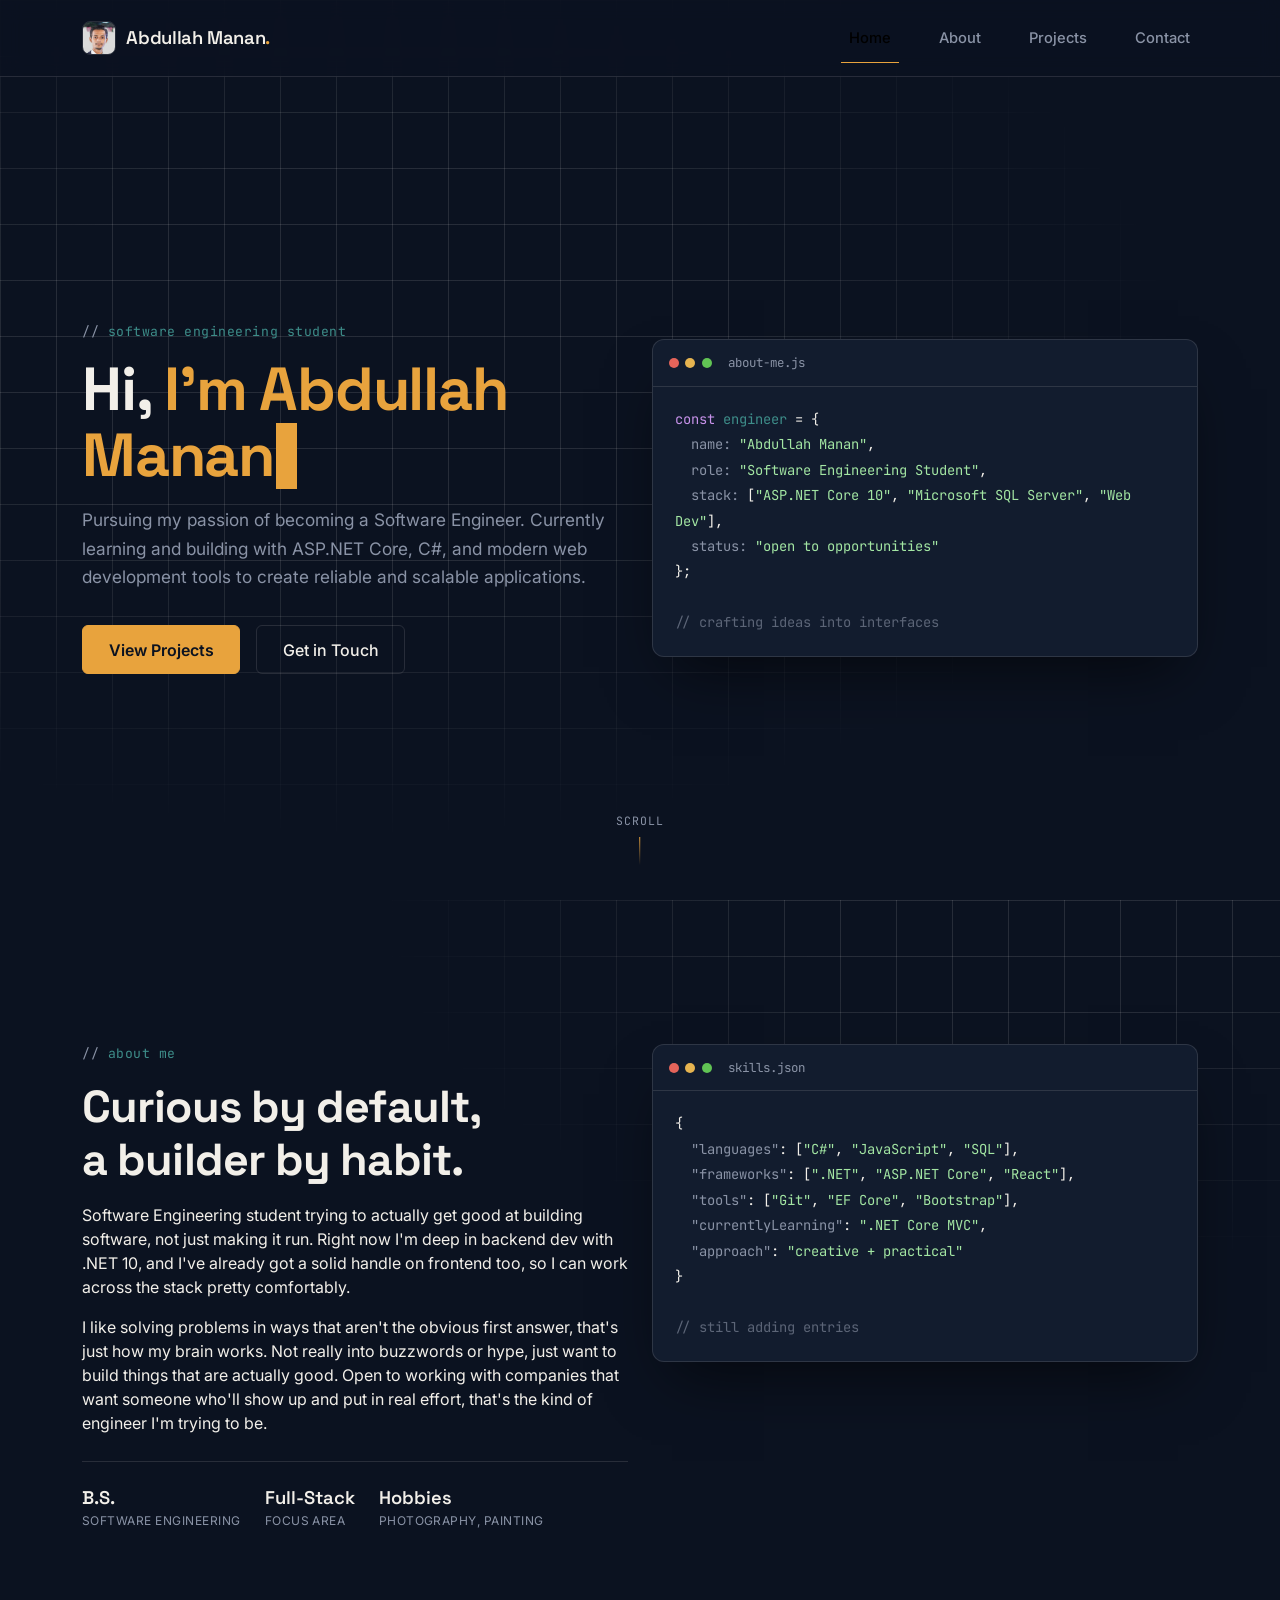
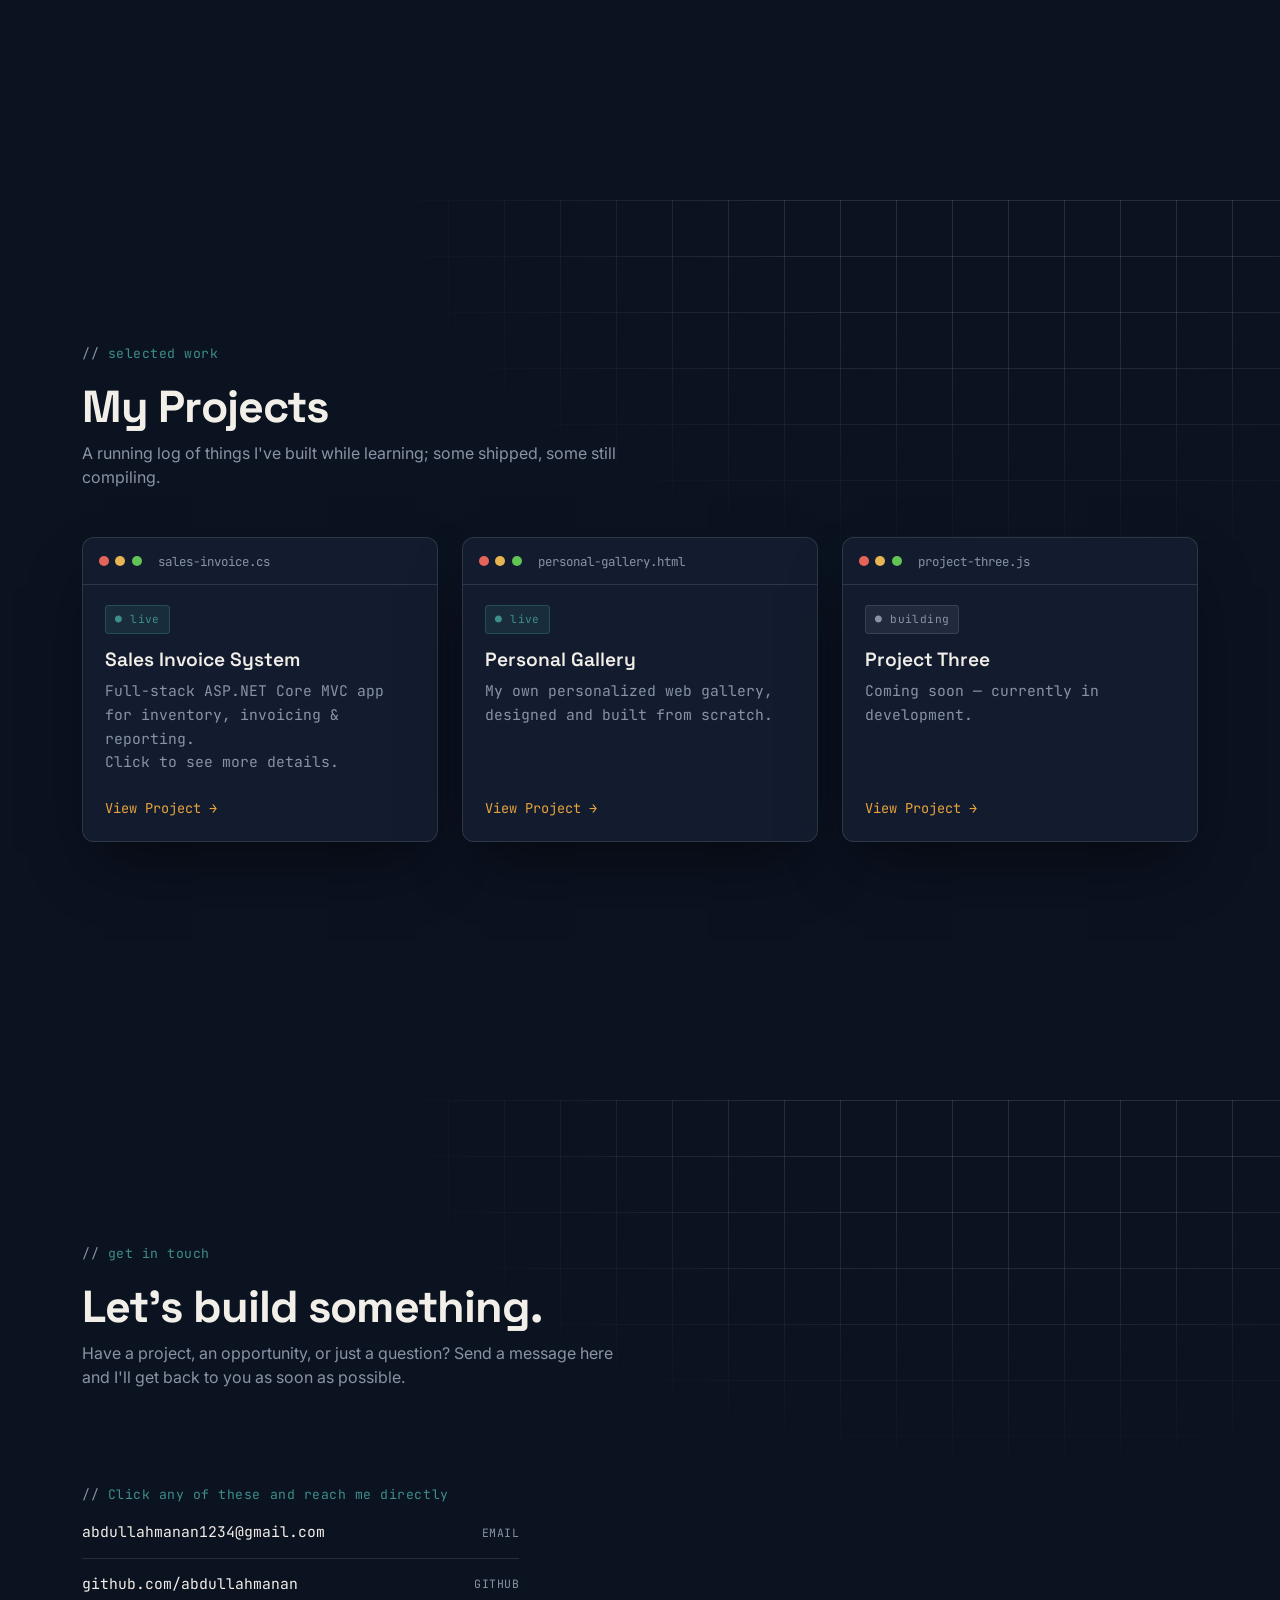
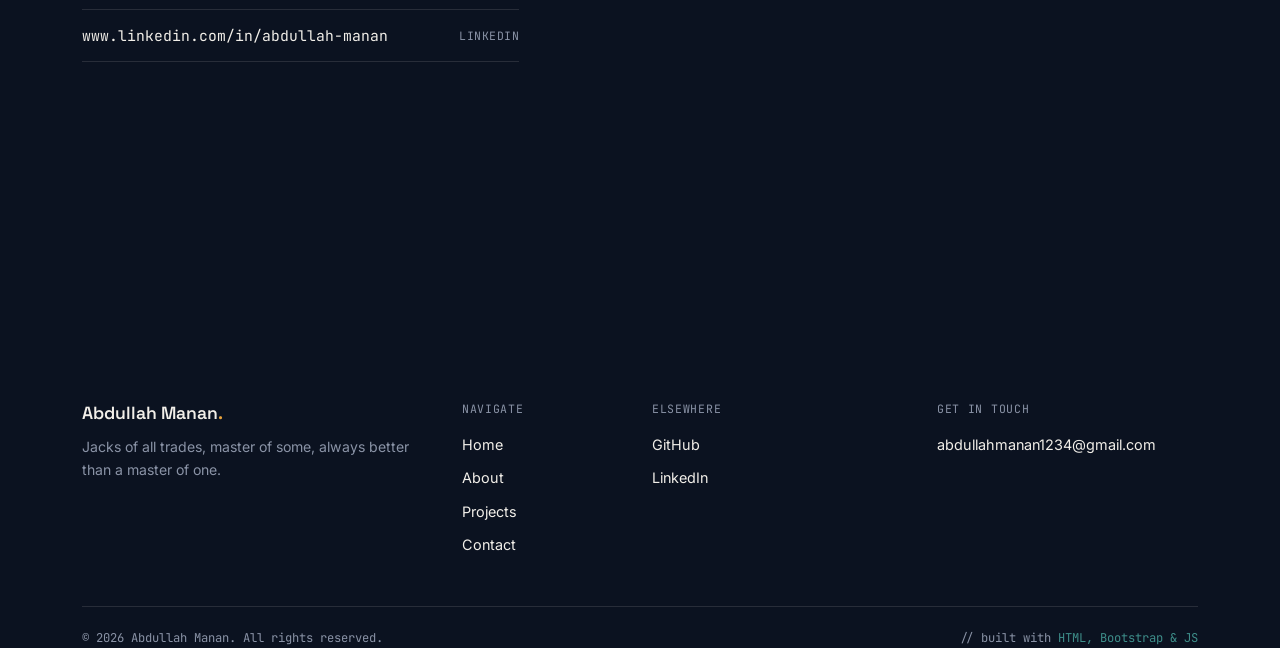
<file: index.html>
<!DOCTYPE html>
<html lang="en">
<head>
    <meta charset="UTF-8">
    <meta name="viewport" content="width=device-width, initial-scale=1.0">
    <title>Abdullah Manan | Software Engineer</title>
    <link rel="icon" href="/favicon.png" type="image/png">

    <link href="https://cdn.jsdelivr.net/npm/bootstrap@5.3.3/dist/css/bootstrap.min.css" rel="stylesheet">
    <link rel="preconnect" href="https://fonts.googleapis.com">
    <link href="https://fonts.googleapis.com/css2?family=Space+Grotesk:wght@500;600;700&family=Inter:wght@400;500;600&family=JetBrains+Mono:wght@400;500&display=swap" rel="stylesheet">
    <link type="image/png" sizes="96x96" rel="icon" href="favicon2.png">

    <link type="image/png" sizes="72x72" rel="icon" href="favicon3.png">

    <link type="image/png" sizes="96x96" rel="icon" href="favicon3.png">




    <link rel="stylesheet" href="C.css">
</head>

<body>

    <nav class="navbar navbar-expand-lg fixed-top" id="mainNav">
        <div class="container">
            <a class="navbar-brand logo d-flex align-items-center" href="#home">
                <img src="me.jpg" alt="Abdullah Manan" class="nav-avatar">
                Abdullah Manan<span class="dot">.</span>
            </a>
            <button class="navbar-toggler" type="button" data-bs-toggle="collapse" data-bs-target="#navMenu">
                <i class="bi bi-list" style="font-size:1.6rem;">☰</i>
            </button>
            <div class="collapse navbar-collapse justify-content-end" id="navMenu">
                <ul class="navbar-nav nav-links">
                    <li class="nav-item"><a class="nav-link" href="#home">Home</a></li>
                    <li class="nav-item"><a class="nav-link" href="#about">About</a></li>
                    <li class="nav-item"><a class="nav-link" href="#projects">Projects</a></li>
                    <li class="nav-item"><a class="nav-link" href="#contact">Contact</a></li>
                </ul>
            </div>
        </div>
    </nav>

    <div id="barba-wrapper">
    <div class="barba-container">

        <!-- ================= HOME ================= -->
        <section class="hero" id="home">
            <div class="container position-relative">
                <div class="row align-items-center gy-5">

                    <div class="col-lg-6 reveal">
                        <div class="eyebrow mono mb-3">software engineering student</div>
                        <h1>
                            Hi, <span class="accent">I'm Abdullah <br/> Manan</span><span class="cursor">&nbsp;</span>
                        </h1>
                        <p class="lede">
                            Pursuing my passion of becoming a Software Engineer. Currently learning and building with ASP.NET Core, C#, and modern web development tools to create reliable and scalable applications.
                        </p>
                        <div class="d-flex flex-wrap gap-3">
                            <a href="#projects" class="btn btn-amber">View Projects</a>
                            <a href="#contact" class="btn btn-ghost">Get in Touch</a>
                        </div>

                        <!-- <div class="status-strip">
                            <div class="item">
                                <div class="num">1.5+</div>
                                <div class="lbl">Years Coding</div>
                            </div>
                            <div class="item">
                                <div class="num">10+</div>
                                <div class="lbl">Projects Built</div>
                            </div>
                            <div class="item">
                                <div class="num">.NET / JS</div>
                                <div class="lbl">Current Stack</div>
                            </div>
                        </div> -->
                    </div>

                    <div class="col-lg-6 reveal reveal-delay-2">
                        <div class="code-card">
                            <div class="titlebar">
                                <span class="dot-btn dot-red"></span>
                                <span class="dot-btn dot-yellow"></span>
                                <span class="dot-btn dot-green"></span>
                                <span class="filename">about-me.js</span>
                            </div>
                            <div class="body">
<span class="k">const</span> <span class="n">engineer</span> = {<br>
&nbsp;&nbsp;<span class="p">name:</span> <span class="s">"Abdullah Manan"</span>,<br>
&nbsp;&nbsp;<span class="p">role:</span> <span class="s">"Software Engineering Student"</span>,<br>
&nbsp;&nbsp;<span class="p">stack:</span> [<span class="s">"ASP.NET Core 10"</span>, <span class="s">"Microsoft SQL Server"</span>, <span class="s">"Web Dev"</span>],<br>
<!-- &nbsp;&nbsp;<span class="p">mindset:</span> <span class="s">"creative problem-solver"</span>,<br> -->
&nbsp;&nbsp;<span class="p">status:</span> <span class="s">"open to opportunities"</span><br>
};<br><br>
<span class="c">// crafting ideas into interfaces</span>
                            </div>
                        </div>
                    </div>

                </div>
            </div>

            <div class="scroll-cue">
                <span>SCROLL</span>
                <span class="line"></span>
            </div>
        </section>

        <!-- ================= ABOUT ================= -->
        <section class="projects-page" id="about">
            <div class="container position-relative">
                <div class="row align-items-start gy-5">

                    <div class="col-lg-6 reveal">
                        <div class="eyebrow mono mb-3">about me</div>
                        <h1 class="projects-title">Curious by default,<br>a builder by habit.</h1>
                        <p class="lede mt-3">
                            Software Engineering student trying to actually get good at building software, not just making it run. Right now I'm deep in backend dev with .NET 10, and I've already got a solid handle on frontend too, so I can work across the stack pretty comfortably.
                        </p>
                        <p class="lede">
                            I like solving problems in ways that aren't the obvious first answer, that's just how my brain works. Not really into buzzwords or hype, just want to build things that are actually good. Open to working with companies that want someone who'll show up and put in real effort, that's the kind of engineer I'm trying to be.
                        </p>

                        <div class="status-strip">
                            <div class="item">
                                <div class="num">B.S.</div>
                                <div class="lbl">Software Engineering</div>
                            </div>
                            <div class="item">
                                <div class="num">Full-Stack</div>
                                <div class="lbl">Focus Area</div>
                            </div>
                            <div class="item">
                                <div class="num">Hobbies</div>
                                <div class="lbl">Photography, Painting</div>
                            </div>
                        </div>
                    </div>

                    <div class="col-lg-6 reveal reveal-delay-2">
                        <div class="code-card">
                            <div class="titlebar">
                                <span class="dot-btn dot-red"></span>
                                <span class="dot-btn dot-yellow"></span>
                                <span class="dot-btn dot-green"></span>
                                <span class="filename">skills.json</span>
                            </div>
                            <div class="body">
{<br>
&nbsp;&nbsp;<span class="p">"languages"</span>: [<span class="s">"C#"</span>, <span class="s">"JavaScript"</span>, <span class="s">"SQL"</span>],<br>
&nbsp;&nbsp;<span class="p">"frameworks"</span>: [<span class="s">".NET"</span>, <span class="s">"ASP.NET Core"</span>, <span class="s">"React"</span>],<br>
&nbsp;&nbsp;<span class="p">"tools"</span>: [<span class="s">"Git"</span>, <span class="s">"EF Core"</span>, <span class="s">"Bootstrap"</span>],<br>
&nbsp;&nbsp;<span class="p">"currentlyLearning"</span>: <span class="s">".NET Core MVC"</span>,<br>
&nbsp;&nbsp;<span class="p">"approach"</span>: <span class="s">"creative + practical"</span><br>
}<br><br>
<span class="c">// still adding entries</span>
                            </div>
                        </div>
                    </div>

                </div>
            </div>
        </section>

        <!-- ================= PROJECTS ================= -->
        <section class="projects-page" id="projects">
            <div class="container position-relative">

                <div class="eyebrow mono mb-3 reveal">selected work</div>
                <h1 class="projects-title reveal">My Projects</h1>
                <p class="projects-sub reveal">A running log of things I've built while learning; some shipped, some still compiling.</p>

                <div class="row g-4">

                    <div class="col-md-6 col-lg-4 reveal reveal-delay-1">
                        <div class="code-card project-card">
                            <div class="titlebar">
                                <span class="dot-btn dot-red"></span>
                                <span class="dot-btn dot-yellow"></span>
                                <span class="dot-btn dot-green"></span>
                                <span class="filename">sales-invoice.cs</span>
                            </div>
                            <div class="body">
                                <span class="badge-status badge-live">● live</span>
                                <h3>Sales Invoice System</h3>
                                <p>Full-stack ASP.NET Core MVC app for inventory, invoicing & reporting. <br> Click to see more details.</p>
                                <a href="project-salesinvoice.html"  class="project-link">View Project →</a>
                            </div>
                        </div>
                    </div>

                    <div class="col-md-6 col-lg-4 reveal">
                        <div class="code-card project-card">
                            <div class="titlebar">
                                <span class="dot-btn dot-red"></span>
                                <span class="dot-btn dot-yellow"></span>
                                <span class="dot-btn dot-green"></span>
                                <span class="filename">personal-gallery.html</span>
                            </div>
                            <div class="body">
                                <span class="badge-status badge-live">● live</span>
                                <h3>Personal Gallery</h3>
                                <p>My own personalized web gallery, designed and built from scratch.</p>
                                <a href="gallery.html" target="_blank" rel="noopener noreferrer" class="project-link">View Project →</a>
                            </div>
                        </div>
                    </div>

                    

                    <div class="col-md-6 col-lg-4 reveal reveal-delay-2">
                        <div class="code-card project-card">
                            <div class="titlebar">
                                <span class="dot-btn dot-red"></span>
                                <span class="dot-btn dot-yellow"></span>
                                <span class="dot-btn dot-green"></span>
                                <span class="filename">project-three.js</span>
                            </div>
                            <div class="body">
                                <span class="badge-status badge-soon">● building</span>
                                <h3>Project Three</h3>
                                <p>Coming soon — currently in development.</p>
                                <a href="#" class="project-link">View Project →</a>
                            </div>
                        </div>
                    </div>

                </div>
            </div>
        </section>

        <!-- ================= CONTACT ================= -->
        <section class="projects-page" id="contact">
            <div class="container position-relative">

                <div class="eyebrow mono mb-3 reveal">get in touch</div>
                <h1 class="projects-title reveal">Let's build something.</h1>
                <p class="projects-sub reveal">Have a project, an opportunity, or just a question? Send a message here and I'll get back to you as soon as possible.</p>

                <div class="row g-5 mt-2">

                    

                    <div class="col-lg-5 reveal reveal-delay-2">
                        <div class="eyebrow mono mb-3">Click any of these and reach me directly</div>
                        <ul class="contact-links">
                            <li>
                                <a href="mailto:abdullahmanan1234@gmail.com" target="_blank" rel="noopener noreferrer">
                                    <span>abdullahmanan1234@gmail.com</span>
                                    <span class="lbl">Email</span>
                                </a>
                            </li>
                            <li>
                                <a href="https://github.com/AbdullahManan" target="_blank" rel="noopener noreferrer">
                                    <span>github.com/abdullahmanan</span>
                                    <span class="lbl">GitHub</span>
                                </a>
                            </li>
                            <li>
                                <a href="https://www.linkedin.com/in/abdullah-manan" target="_blank" rel="noopener noreferrer">
                                    <span>www.linkedin.com/in/abdullah-manan</span>
                                    <span class="lbl">LinkedIn</span>
                                </a>
                            </li>
                           
                        </ul>
                    </div>

                </div>
            </div>
        </section>

    </div>
    </div>

    <footer class="site-footer">
    <div class="container">
        <div class="row gy-4">

            <div class="col-lg-4">
                <div class="footer-logo">Abdullah Manan<span class="dot">.</span></div>
                <p class="footer-tagline">
                    Jacks of all trades, master of some, always better than a master of one.
                </p>
            </div>

            <div class="col-6 col-lg-2">
                <div class="footer-heading">Navigate</div>
                <ul>
                    <li><a href="#home">Home</a></li>
                    <li><a href="#about">About</a></li>
                    <li><a href="#projects">Projects</a></li>
                    <li><a href="#contact">Contact</a></li>
                </ul>
            </div>

            <div class="col-6 col-lg-3">
                <div class="footer-heading">Elsewhere</div>
                <ul>
                    <li><a href="https://github.com/AbdullahManan" target="_blank" rel="noopener noreferrer">GitHub</a></li>
                    <li><a href="https://www.linkedin.com/in/abdullah-manan" target="_blank" rel="noopener noreferrer">LinkedIn</a></li>
                    
                </ul>
            </div>

            <div class="col-lg-3">
                <div class="footer-heading">Get in touch</div>
                <ul>
                    <li><a href="mailto:abdullahmanan1234@gmail.com" target="_blank" rel="noopener noreferrer">abdullahmanan1234@gmail.com</a></li>
                </ul>
            </div>

        </div>

        <div class="footer-bottom">
            <div>© <span id="year"></span> Abdullah Manan. All rights reserved.</div>
            <div class="built-with">// built with <span>HTML, Bootstrap & JS</span></div>
        </div>
    </div>
</footer>

    <script src="https://cdn.jsdelivr.net/npm/bootstrap@5.3.3/dist/js/bootstrap.bundle.min.js"></script>
    <script src="https://cdnjs.cloudflare.com/ajax/libs/gsap/3.12.2/gsap.min.js"></script>
    <script>
        document.getElementById('year').textContent = new Date().getFullYear();
        // navbar shrink-on-scroll
        window.addEventListener('scroll', () => {
            document.getElementById('mainNav').classList.toggle('scrolled', window.scrollY > 40);
        });

        // fade-in reveal on scroll
        const revealEls = document.querySelectorAll('.reveal');
        const revealObserver = new IntersectionObserver((entries) => {
            entries.forEach(entry => {
                if (entry.isIntersecting) {
                    entry.target.classList.add('is-visible');
                    revealObserver.unobserve(entry.target);
                }
            });
        }, { threshold: 0.15, rootMargin: '0px 0px -60px 0px' });
        revealEls.forEach(el => revealObserver.observe(el));

        // active nav link tracks section in view
        const sections = document.querySelectorAll('section[id]');
        const navLinks = document.querySelectorAll('.nav-links a');
        const navObserver = new IntersectionObserver((entries) => {
            entries.forEach(entry => {
                if (entry.isIntersecting) {
                    const id = entry.target.getAttribute('id');
                    navLinks.forEach(link => {
                        link.classList.toggle('active', link.getAttribute('href') === `#${id}`);
                    });
                }
            });
        }, { threshold: 0.4, rootMargin: '-90px 0px -40% 0px' });
        sections.forEach(sec => navObserver.observe(sec));

        // collapse mobile menu after clicking a link
        document.querySelectorAll('.nav-links a').forEach(link => {
            link.addEventListener('click', () => {
                const menu = document.getElementById('navMenu');
                if (menu.classList.contains('show')) {
                    bootstrap.Collapse.getOrCreateInstance(menu).hide();
                }
            });
        });
    </script>
    <script src="script.js"></script>

</body>
</html>
</file>
<file: C.css>
:root{
    --ink:#0B1220;
    --ink-soft:#121C2E;
    --paper:#F2EFE9;
    --amber:#E8A33D;
    --teal:#3E8E8A;
    --slate:#8A93A6;
    --border:rgba(242,239,233,0.12);
}

html{scroll-behavior:smooth;}

body{
    background:var(--ink);
    color:var(--paper);
    font-family:'Inter',sans-serif;
    overflow-x:hidden;
}

h1, h2, h3, .display-font{
    font-family:'Space Grotesk',sans-serif;
}

.mono{
    font-family:'JetBrains Mono',monospace;
}

/* ---------- NAVBAR ---------- */
.navbar{
    background:rgba(11,18,32,0.75);
    backdrop-filter:blur(10px);
    border-bottom:1px solid var(--border);
    padding:1rem 0;
    transition:padding .3s ease;
}
.navbar.scrolled{padding:.6rem 0;}

.navbar .logo{
    font-family:'Space Grotesk',sans-serif;
    font-weight:600;
    font-size:1.15rem;
    color:var(--paper);
    letter-spacing:-0.02em;
}
.navbar .logo .dot{color:var(--amber);}

.nav-avatar{
    width:34px;
    height:34px;
    border-radius:8px;
    object-fit:cover;
    margin-right:.65rem;
    border:1.5px solid var(--border);
    transition:border-color .2s ease;
}
.navbar-brand:hover .nav-avatar{
    border-color:var(--amber);
}

.nav-links a{
    color:var(--slate);
    text-decoration:none;
    font-size:.92rem;
    font-weight:500;
    margin-left:2rem;
    position:relative;
    transition:color .2s ease;
}
.nav-links a::after{
    content:'';
    position:absolute;
    left:0; bottom:-6px;
    width:0; height:1px;
    background:var(--amber);
    transition:width .25s ease;
}
.nav-links a:hover,
.nav-links a.active{color:var(--paper);}
.nav-links a:hover::after,
.nav-links a.active::after{width:100%;}

.navbar-toggler{border:none;color:var(--paper);}
.navbar-toggler:focus{box-shadow:none;}

/* ---------- HERO ---------- */
.hero{
    min-height:100vh;
    display:flex;
    align-items:center;
    padding-top:6rem;
    position:relative;
}

.hero::before{
    content:'';
    position:absolute;
    inset:0;
    background-image:
        linear-gradient(var(--border) 1px, transparent 1px),
        linear-gradient(90deg, var(--border) 1px, transparent 1px);
    background-size:56px 56px;
    mask-image:radial-gradient(ellipse 70% 60% at 30% 40%, black 40%, transparent 90%);
    pointer-events:none;
}

.eyebrow{
    font-family:'JetBrains Mono',monospace;
    font-size:.82rem;
    color:var(--teal);
    letter-spacing:.04em;
}
.eyebrow::before{content:'// ';color:var(--slate);}

.hero h1{
    font-size:clamp(2.4rem, 5vw, 3.8rem);
    font-weight:700;
    line-height:1.08;
    letter-spacing:-0.02em;
    margin-bottom:1.1rem;
}
.hero h1 .accent{color:var(--amber);}

.hero .lede{
    color:var(--slate);
    font-size:1.08rem;
    max-width:34rem;
    line-height:1.65;
    margin-bottom:2.1rem;
}

.cursor{
    display:inline-block;
    width:.55ch;
    background:var(--amber);
    margin-left:2px;
    animation:blink 1s step-end infinite;
}
@keyframes blink{50%{opacity:0;}}

.btn-amber{
    background:var(--amber);
    border:1px solid var(--amber);
    color:var(--ink);
    font-weight:600;
    padding:.72rem 1.6rem;
    border-radius:6px;
    transition:transform .2s ease, box-shadow .2s ease;
}
.btn-amber:hover{
    transform:translateY(-2px);
    box-shadow:0 8px 24px rgba(232,163,61,.25);
    color:var(--ink);
}

.btn-ghost{
    border:1px solid var(--border);
    color:var(--paper);
    padding:.72rem 1.6rem;
    border-radius:6px;
    font-weight:500;
    transition:border-color .2s ease, background .2s ease;
}
.btn-ghost:hover{
    border-color:var(--paper);
    background:rgba(242,239,233,0.05);
    color:var(--paper);
}

/* ---------- CODE CARD (shared: hero bio card + project cards) ---------- */
.code-card{
    background:var(--ink-soft);
    border:1px solid var(--border);
    border-radius:12px;
    box-shadow:0 30px 60px -20px rgba(0,0,0,.6);
    overflow:hidden;
    font-family:'JetBrains Mono',monospace;
    font-size:.86rem;
    line-height:1.85;
}
.code-card .titlebar{
    display:flex;
    align-items:center;
    gap:.4rem;
    padding:.7rem 1rem;
    border-bottom:1px solid var(--border);
}
.code-card .dot-btn{width:10px;height:10px;border-radius:50%;}
.dot-red{background:#e5645a;}
.dot-yellow{background:#e6b450;}
.dot-green{background:#61c454;}
.code-card .filename{
    margin-left:.6rem;
    color:var(--slate);
    font-size:.78rem;
}
.code-card .body{padding:1.25rem 1.4rem;}
.code-card .k{color:#c792ea;}
.code-card .s{color:#a3e6a3;}
.code-card .p{color:var(--slate);}
.code-card .n{color:var(--teal);}
.code-card .c{color:#5c6577;}

.status-strip{
    display:flex;
    gap:1.5rem;
    margin-top:1.6rem;
    padding-top:1.4rem;
    border-top:1px solid var(--border);
}
.status-strip .item .num{
    font-family:'Space Grotesk',sans-serif;
    font-weight:600;
    color:var(--paper);
    font-size:1.15rem;
}
.status-strip .item .lbl{
    color:var(--slate);
    font-size:.75rem;
    text-transform:uppercase;
    letter-spacing:.04em;
}

.scroll-cue{
    position:absolute;
    bottom:2.2rem;
    left:50%;
    transform:translateX(-50%);
    color:var(--slate);
    font-family:'JetBrains Mono',monospace;
    font-size:.72rem;
    letter-spacing:.08em;
    display:flex;
    flex-direction:column;
    align-items:center;
    gap:.5rem;
}
.scroll-cue .line{
    width:1px; height:28px;
    background:linear-gradient(var(--amber), transparent);
    animation:scrollmove 1.6s ease-in-out infinite;
}
@keyframes scrollmove{
    0%{transform:scaleY(0); transform-origin:top;}
    50%{transform:scaleY(1); transform-origin:top;}
    51%{transform-origin:bottom;}
    100%{transform:scaleY(0); transform-origin:bottom;}
}

/* ---------- PROJECTS PAGE ---------- */
.projects-page{
    min-height:100vh;
    padding-top:9rem;
    padding-bottom:6rem;
    position:relative;
}
.projects-page::before{
    content:'';
    position:absolute;
    inset:0;
    background-image:
        linear-gradient(var(--border) 1px, transparent 1px),
        linear-gradient(90deg, var(--border) 1px, transparent 1px);
    background-size:56px 56px;
    mask-image:radial-gradient(ellipse 60% 50% at 80% 0%, black 30%, transparent 85%);
    pointer-events:none;
}

.projects-title{
    font-size:clamp(2rem, 4vw, 2.8rem);
    font-weight:700;
    letter-spacing:-0.02em;
    margin-bottom:.5rem;
}
.projects-sub{
    color:var(--slate);
    font-size:1rem;
    margin-bottom:3rem;
    max-width:34rem;
}

/* project card = code-card with a status badge + link */
.project-card{
    height:100%;
    display:flex;
    flex-direction:column;
    transition:transform .25s ease, border-color .25s ease;
}
.project-card:hover{
    transform:translateY(-4px);
    border-color:rgba(232,163,61,.4);
}

.project-card .body{
    flex:1;
    display:flex;
    flex-direction:column;
}

.badge-status{
    font-family:'JetBrains Mono',monospace;
    font-size:.7rem;
    letter-spacing:.04em;
    padding:.2rem .55rem;
    border-radius:4px;
    display:inline-block;
    width:fit-content;
    margin-bottom:.9rem;
}
.badge-live{
    background:rgba(62,142,138,.15);
    color:var(--teal);
    border:1px solid rgba(62,142,138,.35);
}
.badge-soon{
    background:rgba(138,147,166,.12);
    color:var(--slate);
    border:1px solid var(--border);
}

.project-card h3{
    font-family:'Space Grotesk',sans-serif;
    font-size:1.2rem;
    font-weight:600;
    margin-bottom:.5rem;
    color:var(--paper);
}
.project-card p{
    color:var(--slate);
    font-size:.92rem;
    line-height:1.6;
    margin-bottom:1.4rem;
    flex:1;
}

.project-link{
    font-family:'JetBrains Mono',monospace;
    font-size:.85rem;
    color:var(--amber);
    text-decoration:none;
    display:inline-flex;
    align-items:center;
    gap:.4rem;
    transition:gap .2s ease;
}
.project-link:hover{
    color:var(--amber);
    gap:.65rem;
}

@media (prefers-reduced-motion: reduce){
    .cursor, .scroll-cue .line{animation:none;}
    .project-card{transition:none;}
}

/* ---------- CONTACT PAGE ---------- */
.contact-form label{
    font-family:'JetBrains Mono',monospace;
    font-size:.78rem;
    color:var(--slate);
    text-transform:uppercase;
    letter-spacing:.04em;
    margin-bottom:.4rem;
}
.contact-form .form-control{
    background:var(--ink-soft);
    border:1px solid var(--border);
    color:var(--paper);
    border-radius:6px;
    padding:.7rem .9rem;
    font-family:'Inter',sans-serif;
}
.contact-form .form-control:focus{
    background:var(--ink-soft);
    color:var(--paper);
    border-color:var(--amber);
    box-shadow:0 0 0 3px rgba(232,163,61,.15);
}
.contact-form .form-control::placeholder{color:var(--slate);}
.contact-form textarea.form-control{resize:vertical; min-height:140px;}

.contact-links{
    list-style:none;
    padding:0;
    margin:0;
}
.contact-links li{
    border-bottom:1px solid var(--border);
    padding:.9rem 0;
}
.contact-links li:first-child{padding-top:0;}
.contact-links a{
    color:var(--paper);
    text-decoration:none;
    font-family:'JetBrains Mono',monospace;
    font-size:.92rem;
    display:flex;
    justify-content:space-between;
    align-items:center;
    transition:color .2s ease;
}
.contact-links a:hover{color:var(--amber);}
.contact-links .lbl{
    color:var(--slate);
    font-size:.72rem;
    text-transform:uppercase;
    letter-spacing:.04em;
}

.site-footer .footer-logo{
    font-family:'Space Grotesk',sans-serif;
    font-weight:600;
    font-size:1.1rem;
    color:var(--paper);
}
.site-footer .footer-logo .dot{color:var(--amber);}

.site-footer .footer-tagline{
    color:var(--slate);
    font-size:.88rem;
    max-width:24rem;
    margin-top:.6rem;
    line-height:1.6;
}

.site-footer .footer-heading{
    font-family:'JetBrains Mono',monospace;
    font-size:.72rem;
    color:var(--slate);
    text-transform:uppercase;
    letter-spacing:.06em;
    margin-bottom:.9rem;
}

.site-footer ul{
    list-style:none;
    padding:0;
    margin:0;
}
.site-footer ul li{margin-bottom:.6rem;}
.site-footer ul li a{
    color:var(--paper);
    text-decoration:none;
    font-size:.9rem;
    transition:color .2s ease;
}
.site-footer ul li a:hover{color:var(--amber);}

.footer-bottom{
    border-top:1px solid var(--border);
    margin-top:2.5rem;
    padding-top:1.4rem;
    display:flex;
    flex-wrap:wrap;
    gap:.8rem 1.5rem;
    align-items:center;
    justify-content:space-between;
    font-family:'JetBrains Mono',monospace;
    font-size:.76rem;
    color:var(--slate);
}
.footer-bottom .built-with span{color:var(--teal);}

/* ---------- SINGLE-PAGE SCROLL LAYOUT ---------- */
section[id]{
    scroll-margin-top:88px;
}

/* fade-in-on-scroll reveal */
.reveal{
    opacity:0;
    transform:translateY(28px);
    transition:opacity .7s ease, transform .7s ease;
}
.reveal.is-visible{
    opacity:1;
    transform:translateY(0);
}
.reveal-delay-1{transition-delay:.1s;}
.reveal-delay-2{transition-delay:.2s;}
.reveal-delay-3{transition-delay:.3s;}

@media (prefers-reduced-motion: reduce){
    .reveal{opacity:1; transform:none; transition:none;}
}

/* ---------- PROJECT DETAIL PAGE ---------- */
.project-hero{
    padding:9rem 0 4rem;
    border-bottom:1px solid var(--border);
    position:relative;
}
.project-hero::before{
    content:'';
    position:absolute;
    inset:0;
    background-image:
        linear-gradient(var(--border) 1px, transparent 1px),
        linear-gradient(90deg, var(--border) 1px, transparent 1px);
    background-size:56px 56px;
    mask-image:radial-gradient(ellipse 70% 60% at 20% 20%, black 30%, transparent 85%);
    pointer-events:none;
}

.back-link{
    font-family:'JetBrains Mono',monospace;
    font-size:.82rem;
    color:var(--slate);
    text-decoration:none;
    display:inline-flex;
    align-items:center;
    gap:.4rem;
    margin-bottom:1.6rem;
    transition:color .2s ease, gap .2s ease;
}
.back-link:hover{color:var(--amber); gap:.6rem;}

.project-hero h1{
    font-size:clamp(2.2rem, 4.5vw, 3.2rem);
    font-weight:700;
    letter-spacing:-0.02em;
    margin-bottom:.9rem;
}
.project-hero .lede{max-width:42rem;}

.tech-badges{
    display:flex;
    flex-wrap:wrap;
    gap:.55rem;
    margin-top:1.6rem;
}
.tech-badge{
    font-family:'JetBrains Mono',monospace;
    font-size:.76rem;
    color:var(--teal);
    border:1px solid rgba(62,142,138,.35);
    background:rgba(62,142,138,.1);
    padding:.35rem .8rem;
    border-radius:20px;
    letter-spacing:.02em;
}

.detail-section{
    padding:4.5rem 0;
    border-bottom:1px solid var(--border);
}
.detail-section:last-of-type{border-bottom:none;}

.section-heading{
    display:flex;
    align-items:center;
    gap:.8rem;
    margin-bottom:1.8rem;
}
.section-heading .eyebrow{margin-bottom:0;}
.section-heading .eyebrow::before{content:'';}
.section-num{
    font-family:'JetBrains Mono',monospace;
    color:var(--amber);
}

.overview-text{
    color:var(--slate);
    font-size:1.05rem;
    line-height:1.75;
    max-width:48rem;
}

/* Screenshot gallery */
.screenshot-grid{
    display:grid;
    grid-template-columns:repeat(auto-fit, minmax(280px, 1fr));
    gap:1.4rem;
}
.screenshot-card{
    background:var(--ink-soft);
    border:1px solid var(--border);
    border-radius:12px;
    overflow:hidden;
    cursor:pointer;
    transition:transform .3s ease, border-color .3s ease, box-shadow .3s ease;
}
.screenshot-card:hover{
    transform:translateY(-5px);
    border-color:rgba(232,163,61,.35);
    box-shadow:0 20px 40px -18px rgba(0,0,0,.55);
}
.screenshot-card .shot-image{
    height:190px;
    overflow:hidden;
    background:var(--ink);
    display:flex;
    align-items:center;
    justify-content:center;
}
.screenshot-card .shot-image img{
    width:100%;
    height:100%;
    object-fit:cover;
    transition:transform .5s ease;
}
.screenshot-card:hover .shot-image img{transform:scale(1.06);}
.screenshot-card .shot-label{
    padding:.85rem 1rem;
    border-top:1px solid var(--border);
    font-family:'JetBrains Mono',monospace;
    font-size:.8rem;
    color:var(--paper);
}

.shot-lightbox{
    position:fixed;
    inset:0;
    background:rgba(11,18,32,0.94);
    display:flex;
    flex-direction:column;
    justify-content:center;
    align-items:center;
    opacity:0;
    visibility:hidden;
    transition:opacity .3s ease, visibility .3s ease;
    z-index:999;
    padding:2rem;
}
.shot-lightbox.active{opacity:1; visibility:visible;}
.shot-lightbox img{
    max-width:90%;
    max-height:80%;
    border-radius:10px;
    border:1px solid var(--border);
    box-shadow:0 30px 70px -20px rgba(0,0,0,.7);
}
.shot-lightbox .shot-caption{
    margin-top:1.2rem;
    font-family:'JetBrains Mono',monospace;
    font-size:.82rem;
    color:var(--slate);
}

/* Feature list */
.feature-list{
    list-style:none;
    padding:0;
    margin:0;
    display:grid;
    grid-template-columns:repeat(auto-fit, minmax(300px, 1fr));
    gap:1rem 2rem;
}
.feature-list li{
    display:flex;
    align-items:flex-start;
    gap:.7rem;
    color:var(--paper);
    font-size:.95rem;
    line-height:1.6;
}
.feature-list li::before{
    content:'▸';
    color:var(--amber);
    font-family:'JetBrains Mono',monospace;
    flex-shrink:0;
    margin-top:.1rem;
}

/* Technical highlights */
.highlight-card{
    background:var(--ink-soft);
    border:1px solid var(--border);
    border-left:2px solid var(--amber);
    border-radius:8px;
    padding:1.2rem 1.4rem;
    margin-bottom:1rem;
}
.highlight-card p{
    color:var(--slate);
    font-size:.93rem;
    line-height:1.65;
    margin:0;
}
.highlight-card p strong{color:var(--paper); font-weight:600;}

/* Tech stack chips (final section) */
.stack-grid{
    display:flex;
    flex-wrap:wrap;
    gap:.7rem;
}
.stack-chip{
    display:flex;
    align-items:center;
    gap:.5rem;
    background:var(--ink-soft);
    border:1px solid var(--border);
    padding:.6rem 1rem;
    border-radius:8px;
    font-family:'JetBrains Mono',monospace;
    font-size:.85rem;
    color:var(--paper);
}
.stack-chip .stack-dot{
    width:7px; height:7px;
    border-radius:50%;
    background:var(--teal);
}

@media (max-width: 991px){
    .hero{padding-top:7rem;}
    .code-card{margin-top:3rem;}
    .projects-page{padding-top:7.5rem;}
}
</file>
